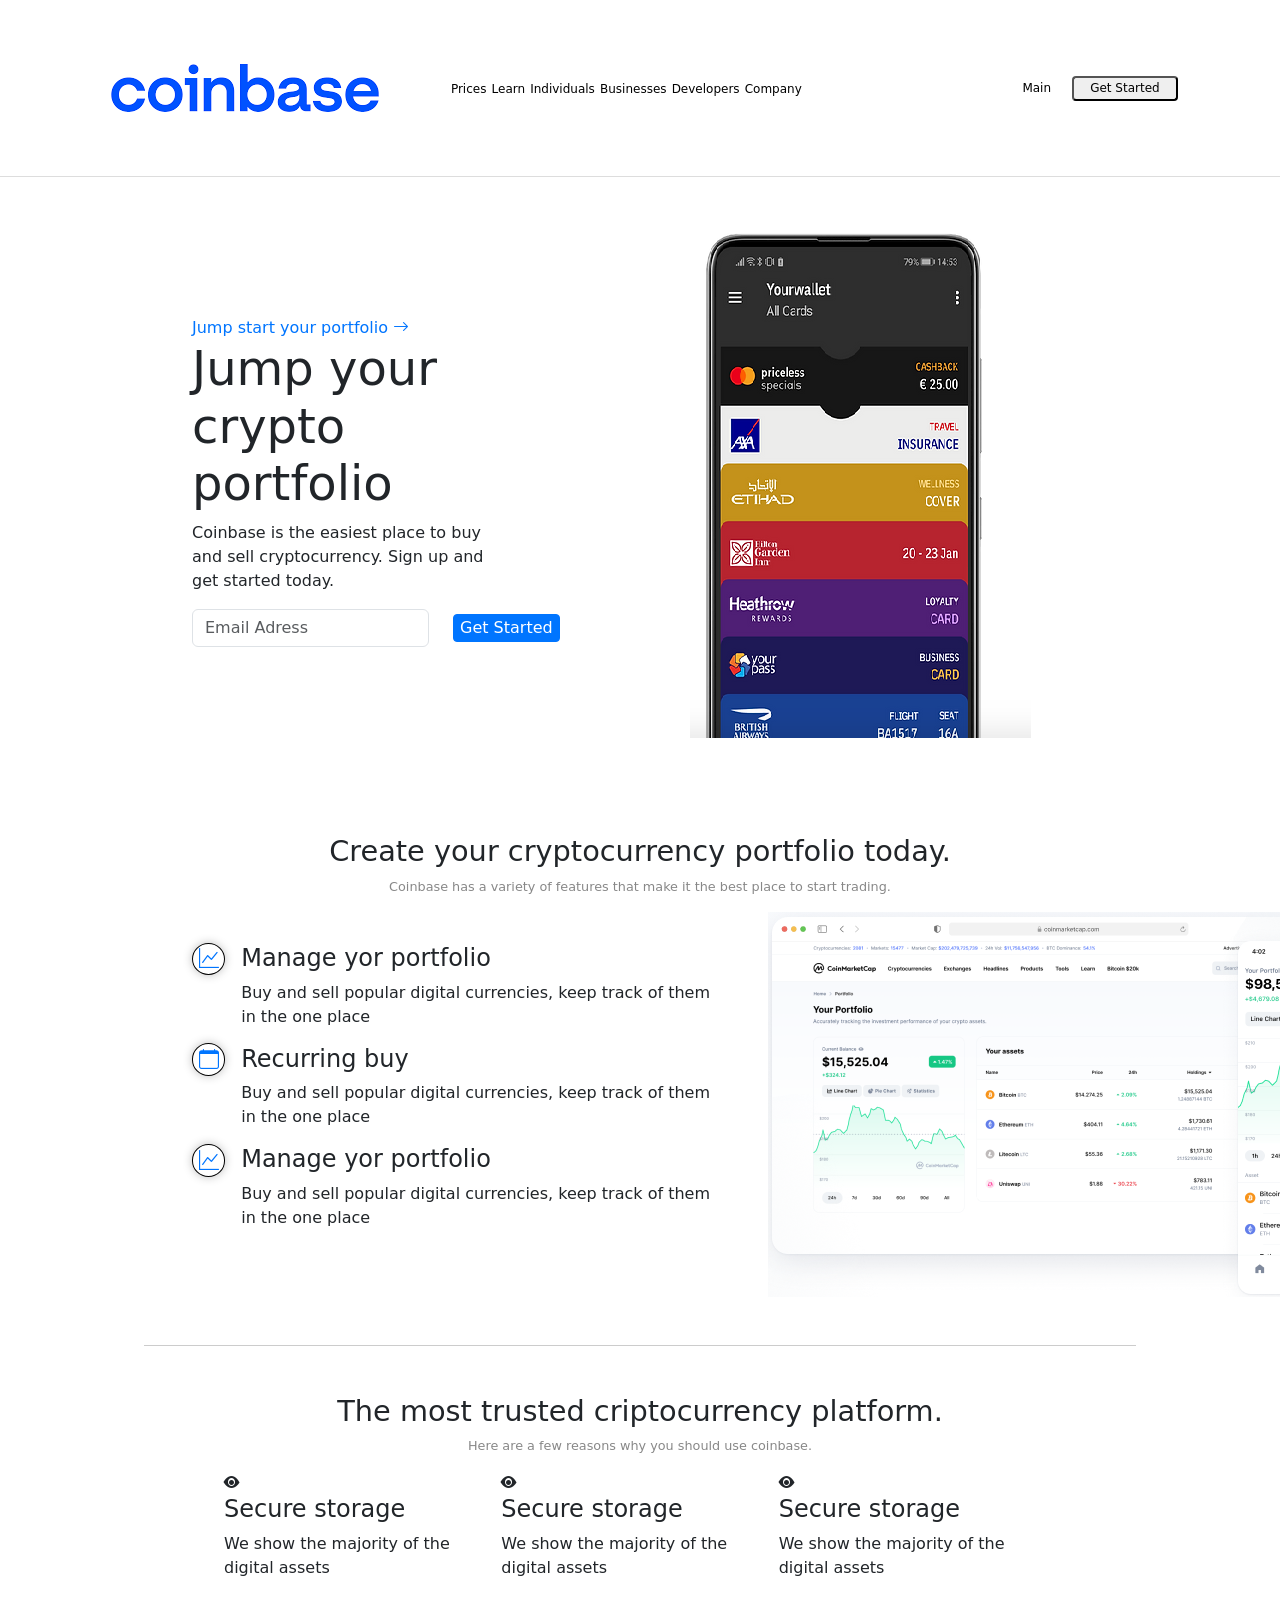
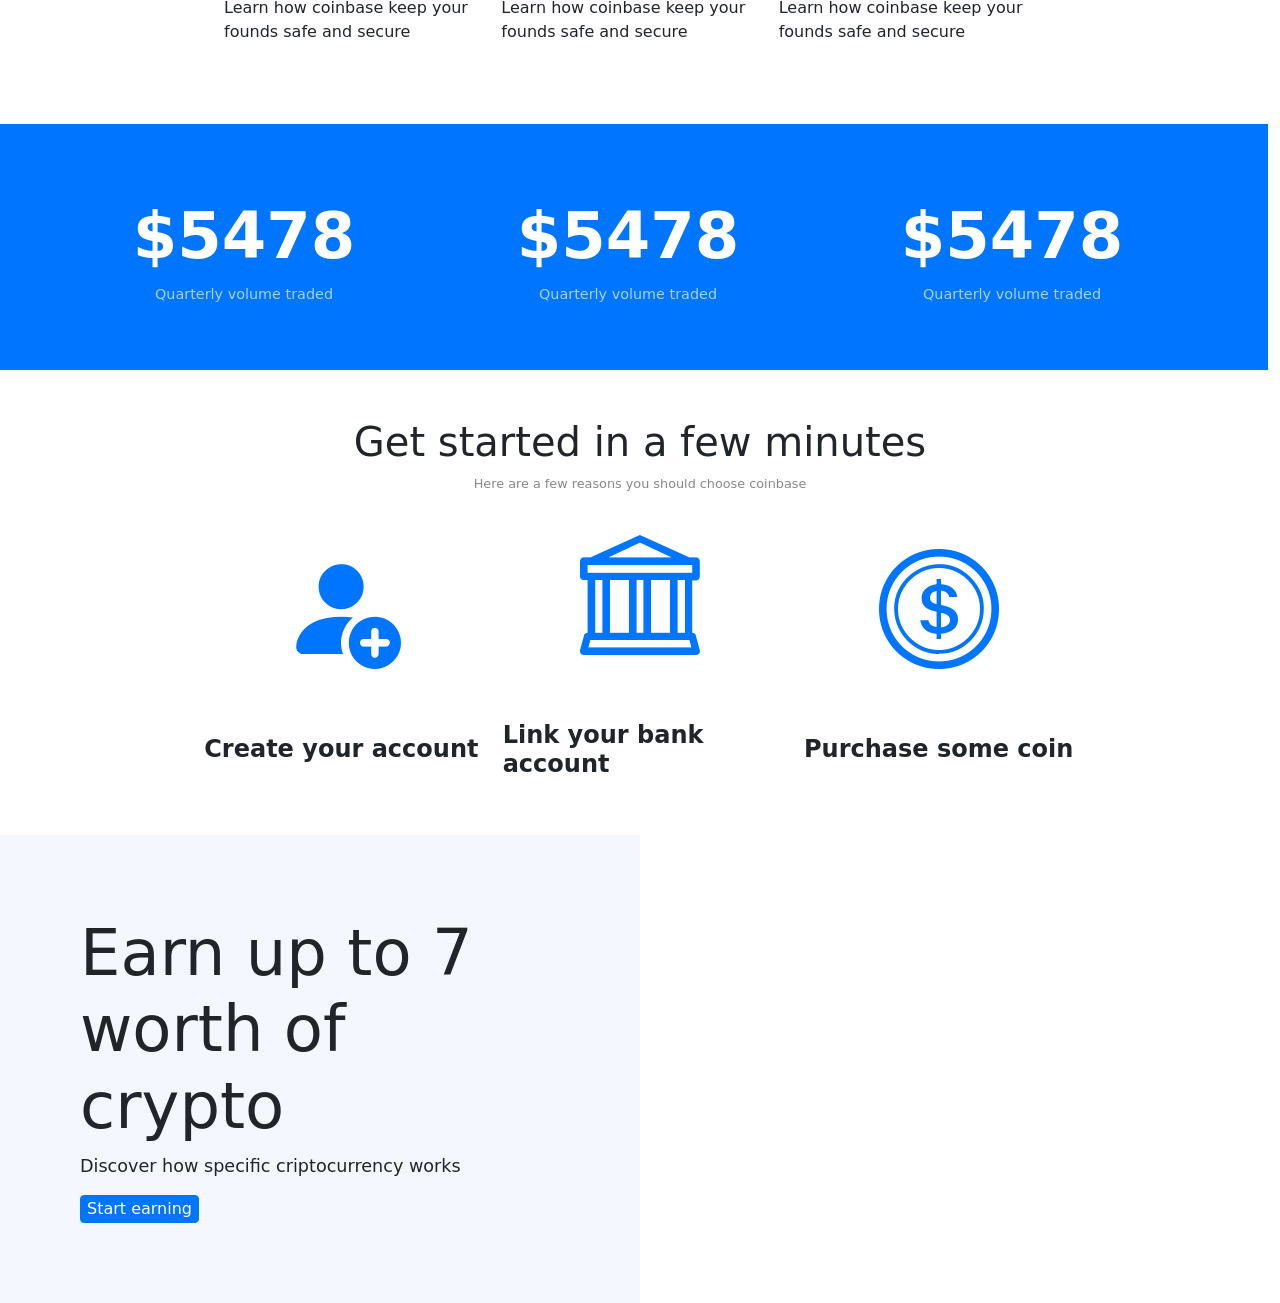
<file: index.html>
<!DOCTYPE html>
<html lang="en">
  <head>
    <meta charset="UTF-8" />
    <meta http-equiv="X-UA-Compatible" content="IE=edge" />
    <meta name="viewport" content="width=device-width, initial-scale=1.0" />
    <title>Proyecto Final</title>
    <!-- CSS only -->
    <link
      href="https://cdn.jsdelivr.net/npm/bootstrap@5.2.3/dist/css/bootstrap.min.css"
      rel="stylesheet"
      integrity="sha384-rbsA2VBKQhggwzxH7pPCaAqO46MgnOM80zW1RWuH61DGLwZJEdK2Kadq2F9CUG65"
      crossorigin="anonymous"
    />
    <link
      rel="stylesheet"
      href="https://cdn.jsdelivr.net/npm/bootstrap-icons@1.10.2/font/bootstrap-icons.css"
    />
    <link rel="stylesheet" href="../CSS/styles.css" />
  </head>
  <body>
    <nav class="nav">
      <div class="logo">
        <a href="#"> <img src="../assets/img/logo.png" alt="logo" /></a>
      </div>
      <div class="menu">
        <ul class="main-menu">
          <li><a href="">Prices</a></li>
          <li><a href="">Learn</a></li>
          <li><a href="">Individuals</a></li>
          <li><a href="">Businesses</a></li>
          <li><a href="">Developers</a></li>
          <li><a href="">Company</a></li>
        </ul>
      </div>
      <div class="getstarted">
        <button class="btn-sec-s">Main</button>
        <button class="btn-main-s">Get Started</button>
      </div>
    </nav>
    <section class="sec-home">
      <div class="home-cta">
        <div class="cta-text">
          <span> Jump start your portfolio </span>
          <i class="bi bi-arrow-right"></i>
        </div>
        <h3 class="home-title h1">Jump your crypto portfolio</h3>
        <p class="home-description">
          Coinbase is the easiest place to buy and sell cryptocurrency. Sign up
          and get started today.
        </p>
        <div class="lead-magnet row align-items-center">
          <div class="col input-col">
            <input
              type="text"
              class="form-control input-text"
              placeholder="Email Adress"
            />
          </div>
          <div class="col">
            <button class="btn-main">Get Started</button>
          </div>
        </div>
      </div>
      <div class="home-img d-none d-md-block">
        <img src="../assets/img/wallet.png" alt="wallet" />
      </div>
    </section>
    <section class="sec-call-to-action"></section>
    <section class="sec-features">
      <div class="intro">
        <h3>Create your cryptocurrency portfolio today.</h3>
        <p>
          Coinbase has a variety of features that make it the best place to
          start trading.
        </p>
      </div>
      <div class="features">
        <div class="text">
          <div class="featur">
            <span class="icon-sm">
              <i class="bi bi-graph-up"></i></span>
              <div class="description">
                <h4 class="tile">Manage yor portfolio</h4>
                <p class="description-text">
                  Buy and sell popular digital currencies, keep track of them in
                  the one place
                </p>
              </div>
          </div>
       
          <div class="featur">
            <span class="icon-sm">
              <i class="bi bi-calendar"></i></span>
              <div class="description">
                <h4 class="tile">Recurring buy</h4>
                <p class="description-text">
                  Buy and sell popular digital currencies, keep track of them in
                  the one place
                </p>
              </div>
            </span>
          </div>
    
          <div class="featur">
            <span class="icon-sm">
              <i class="bi bi-graph-up"></i></span>
              <div class="description">
                <h4 class="tile">Manage yor portfolio</h4>
                <p class="description-text">
                  Buy and sell popular digital currencies, keep track of them in
                  the one place
                </p>
              </div>
            </span>
          </div>
        </div>
        <div class="image d-none d-md-block">
          <img src="../assets/img/charts.PNG" alt="">
        </div>
      </div>
    </section>
    <section class="sec-benefits">

      <div class="intro">
        <h3>The most trusted criptocurrency platform.</h3>
        <p>
          Here are a few reasons why you should use coinbase.
        </p>
      </div>
      <div class="benefits-cards row">
        <div class="benefit col-md">
          <div class="icon"><i class="bi bi-eye-fill"></i></div>
          <div class="description">
            <h4 class="title">Secure storage</h4>
            <p class="text">We show the majority of the digital assets</p>
          </div>
          <div class="cta">Learn how coinbase keep your founds safe and secure</div>
        </div>
        <div class="benefit col-md">
          <div class="icon"><i class="bi bi-eye-fill"></i></div>
          <div class="description">
            <h4 class="title">Secure storage</h4>
            <p class="text">We show the majority of the digital assets</p>
          </div>
          <div class="cta">Learn how coinbase keep your founds safe and secure</div>
        </div>
        <div class="benefit col-md">
          <div class="icon"><i class="bi bi-eye-fill"></i></div>
          <div class="description">
            <h4 class="title">Secure storage</h4>
            <p class="text">We show the majority of the digital assets</p>
          </div>
          <div class="cta">Learn how coinbase keep your founds safe and secure</div>
        </div>
      </div>

    </section>
    <section class="sec-kpis row">
      <div class="kpi col-md">
        <span class="number">$5478</span>
        <span class="desc">Quarterly volume traded</span>
      </div>
      <div class="kpi col-md">
        <span class="number">$5478</span>
        <span class="desc">Quarterly volume traded</span>
      </div>
      <div class="kpi col-md">
        <span class="number">$5478</span>
        <span class="desc">Quarterly volume traded</span>
      </div>
    </section>
    <section class="sec-onboarding">
      <div class="intro">
        <h1>Get started in a few minutes</h1>
        <p>Here are a few reasons you should choose coinbase</p>
      </div>
      <div class="steps row">
        <div class="icon-desc col-md">
          <i class="bi bi-person-fill-add"></i>
          <h4 class="title">Create your account</h4>
        </div>
        <div class="icon-desc col-md">
          <i class="bi bi-bank"></i>
          <h4 class="title">Link your bank account</h4>
        </div>
        <div class="icon-desc col-md">
          <i class="bi bi-coin"></i>
          <h4 class="title">Purchase some coin</h4>
        </div>
      </div>
    </section>
    <section class="sec-footer-cta">
      <div class="footer-cta">
        <h4 class="cta-title">Earn up to 7 worth of crypto</h4>
        <p class="cta-description">Discover how specific criptocurrency works</p>
        <button class="btn-main">Start earning
    
        </button>
      </div>


    </section>
  </body>
  <!-- JavaScript Bundle with Popper -->
  <script
    src="https://cdn.jsdelivr.net/npm/bootstrap@5.2.3/dist/js/bootstrap.bundle.min.js"
    integrity="sha384-kenU1KFdBIe4zVF0s0G1M5b4hcpxyD9F7jL+jjXkk+Q2h455rYXK/7HAuoJl+0I4"
    crossorigin="anonymous"
  ></script>
</html>
</file>
<file: CSS/styles.css>
.btn-main, .btn-sec, .btn-sec-s {
  background-color: #0075ff;
  color: white;
  padding: 0.25rem 1.25 rem;
  border-radius: 0.25rem;
  border: none;
  border: solid 1px #0075ff;
}
.btn-main:hover, .btn-sec:hover, .btn-sec-s:hover {
  background-color: white;
  color: #0075ff;
}
.btn-main-s {
  padding: 0.25rem 1.25 rem;
  border-radius: 0.25rem;
  font-size: 0.75rem;
  padding: 0.1rem 1rem;
}

.btn-sec, .btn-sec-s {
  color: black;
  background-color: transparent;
  border: none;
}
.btn-sec:hover, .btn-sec-s:hover {
  color: #888;
}
.btn-sec-s {
  font-size: 0.75rem;
  padding: 0.1rem 1rem;
}

.main-menu {
  margin-bottom: 0;
}
.main-menu li {
  list-style: none;
  display: inline;
  font-size: 0.75rem;
}
.main-menu li a {
  color: black;
  text-decoration: none;
}
.main-menu li a:hover {
  text-decoration: underline;
}

.icon-sm i {
  color: #0075ff;
  border-radius: 50%;
  font-size: 1.25rem;
  padding: 0.2rem 0.35rem;
  border: 1px solid black;
  box-shadow: 0 0 10px rgba(0, 0, 0, 0.2509803922);
}

.feature {
  display: flex;
  flex-direction: column;
  text-align: center;
}
.feature .icon {
  color: #0075ff;
  font-size: 10rem;
}
.feature .description .title {
  font-size: 2.5rem;
  text-align: center;
}
.feature .description .text {
  color: #888;
  font-weight: 600;
  text-align: center;
}
.feature .cta {
  margin-top: 3rem;
  color: #0075ff;
  font-weight: 600;
  text-align: center;
}

.icon-desc {
  display: flex;
  flex-direction: column;
  align-items: center;
  justify-content: center;
}
.icon-desc i {
  padding: 0;
  color: #0075ff;
  font-size: 7.5rem;
}
.icon-desc .title {
  font-size: 1.5rem;
  margin-top: 2rem;
  font-weight: 600;
}

.body {
  padding: 0;
  margin: 0;
}

.nav {
  display: flex;
  justify-content: space-around;
  align-items: center;
  width: 100%;
  height: 4red;
  border-bottom: solid 1px #ddd;
}

.logo {
  max-width: 7rem;
}

.sec-home {
  display: flex;
  align-items: center;
  width: 100%;
  max-width: 992px;
  margin: auto;
  padding: 3rem;
}
.sec-home .home-cta {
  flex: 1;
}
.sec-home .home-cta .cta-text {
  color: #0075ff;
}
.sec-home .home-cta .home-title {
  width: 20rem;
  font-size: 3rem;
}
.sec-home .home-cta .home-description {
  width: 20rem;
}

.sec-features, .sec-onboarding, .sec-benefits {
  display: flex;
  flex-direction: column;
  width: 100%;
  max-width: 992px;
  margin: auto;
  padding: 3rem;
}
.sec-features .intro, .sec-features .sec-onboarding, .sec-onboarding .intro, .sec-onboarding .sec-onboarding, .sec-features .sec-benefits, .sec-onboarding .sec-benefits, .sec-benefits .intro, .sec-benefits .sec-onboarding, .sec-benefits .sec-benefits {
  text-align: center;
}
.sec-features .intro h3, .sec-features .sec-onboarding h3, .sec-onboarding .intro h3, .sec-onboarding .sec-onboarding h3, .sec-features .sec-benefits h3, .sec-onboarding .sec-benefits h3, .sec-benefits .intro h3, .sec-benefits .sec-onboarding h3, .sec-benefits .sec-benefits h3 {
  font-size: 1.8rem;
}
.sec-features .intro p, .sec-features .sec-onboarding p, .sec-onboarding .intro p, .sec-onboarding .sec-onboarding p, .sec-features .sec-benefits p, .sec-onboarding .sec-benefits p, .sec-benefits .intro p, .sec-benefits .sec-onboarding p, .sec-benefits .sec-benefits p {
  font-size: 0.8rem;
  color: #888;
}
.sec-features .features, .sec-onboarding .features, .sec-benefits .features {
  display: flex;
  flex-direction: row;
  gap: 1rem;
}
.sec-features .features .text, .sec-onboarding .features .text, .sec-benefits .features .text {
  display: flex;
  flex-direction: column;
  padding: 2rem 0;
  flex: 1;
}
.sec-features .features .text .featur, .sec-onboarding .features .text .featur, .sec-benefits .features .text .featur {
  display: flex;
  align-items: baseline;
}
.sec-features .features .text .featur .description, .sec-onboarding .features .text .featur .description, .sec-benefits .features .text .featur .description {
  margin-left: 1rem;
  max-width: 30rem;
}
.sec-features .features .text .featur .description .title, .sec-onboarding .features .text .featur .description .title, .sec-benefits .features .text .featur .description .title {
  font-size: 1.25rem;
}
.sec-features .features .text .featur .description .description-text, .sec-onboarding .features .text .featur .description .description-text, .sec-benefits .features .text .featur .description .description-text {
  font-size: 1rem;
}
.sec-features .features .image, .sec-onboarding .features .image, .sec-benefits .features .image {
  max-width: 20rem;
}

.sec-benefits {
  border-top: solid 1px #ccc;
}

.benefits-cards {
  width: 100%;
  padding: 0 2rem 2rem;
}

.sec-kpis {
  background-color: #0075ff;
  color: white;
  padding: 4rem;
  width: 100%;
}
.sec-kpis .kpi {
  display: flex;
  flex-direction: column;
  align-items: center;
}
.sec-kpis .kpi .number {
  font-size: 4rem;
  font-weight: 600;
}
.sec-kpis .kpi .desc {
  font-size: 0.9rem;
  color: rgba(255, 255, 255, 0.6666666667);
}

.steps {
  display: flex;
  align-items: center;
  justify-content: space-between;
  margin: auto;
  width: 100%;
}

.sec-footer-cta {
  width: 50%;
  background-color: #f4f8fe;
  padding: 5rem;
}
.sec-footer-cta .cta-title {
  font-size: 4rem;
}
.sec-footer-cta .cta-description {
  font-size: 1.1rem;
}

/*# sourceMappingURL=styles.css.map */
</file>
